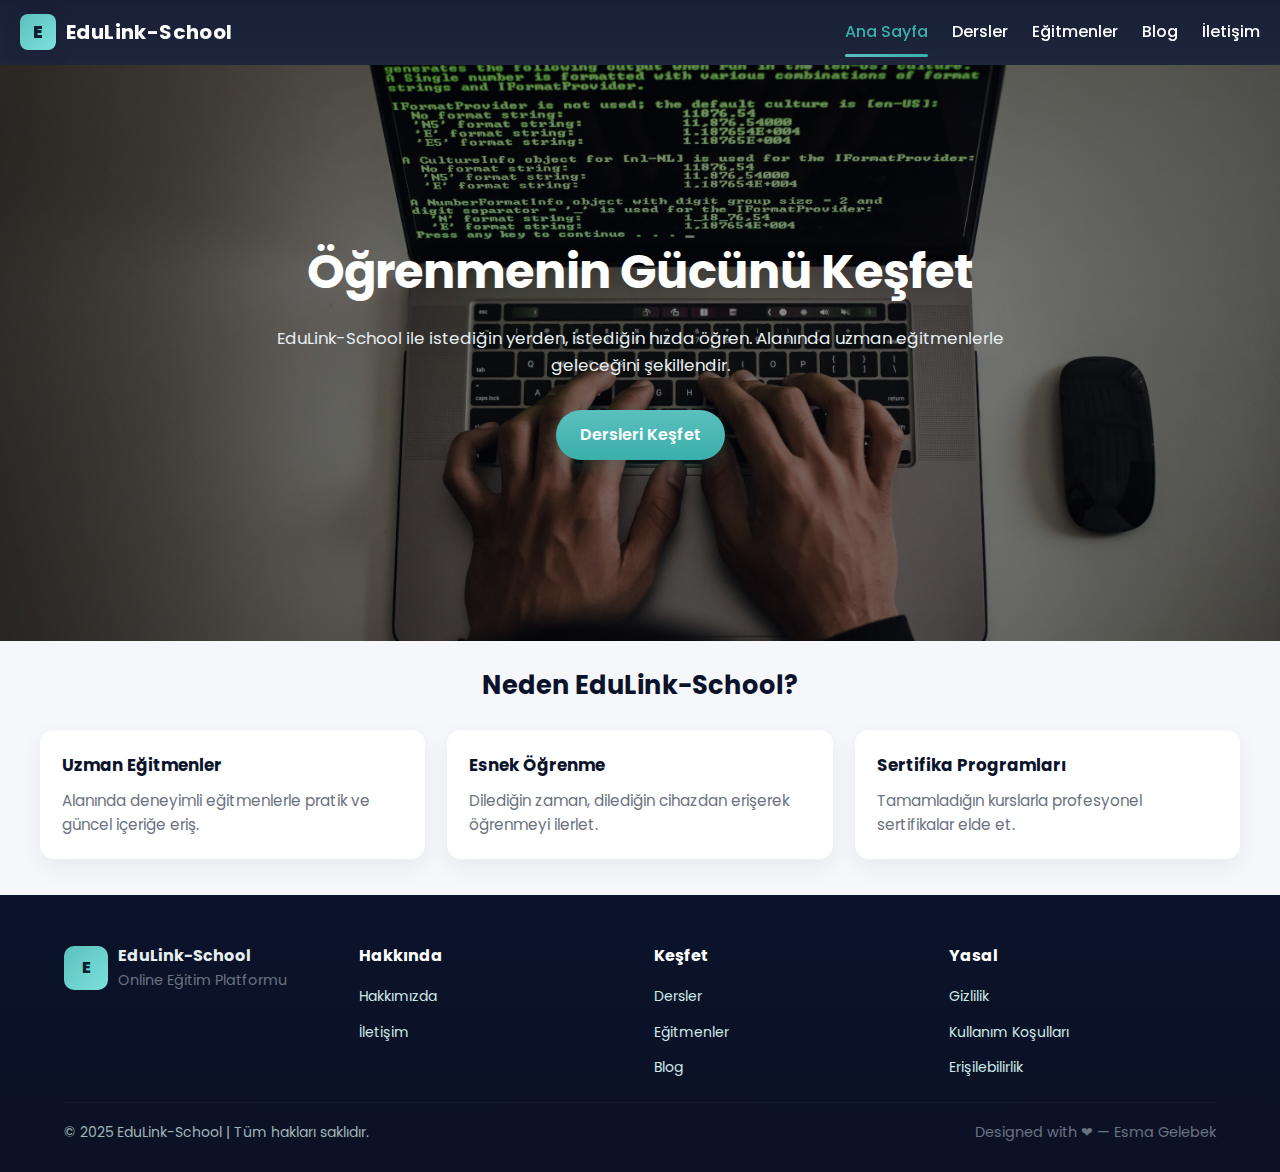
<file: index.html>
<!DOCTYPE html>
<html lang="tr">
<head>
    <meta charset="utf-8" />
    <meta name="viewport" content="width=device-width,initial-scale=1" />
    <title>EduLink-School | Öğrenmeyi Keşfet</title>

    <link href="https://fonts.googleapis.com/css2?family=Poppins:wght@300;400;500;600;700;800&display=swap" rel="stylesheet">

    <link rel="stylesheet" href="css/main.css">
    <link rel="stylesheet" href="css/index.css">
</head>
<body>
    <header>
        <div class="navbar">
            <div class="logo">
                <span class="brand-mark">E</span>
                <span>EduLink-School</span>
            </div>

            <input type="checkbox" id="nav-toggle">
            <label for="nav-toggle" class="nav-toggle-label" aria-label="Menüyü aç">
                <span class="bar"></span>
            </label>

            <nav>
                <ul class="nav-links">
                    <li><a href="index.html" class="active">Ana Sayfa</a></li>
                    <li><a href="courses.html">Dersler</a></li>
                    <li><a href="instructors.html">Eğitmenler</a></li>
                    <li><a href="blog.html">Blog</a></li>
                    <li><a href="contact.html">İletişim</a></li>
                    </ul>
            </nav>
        </div>
    </header>

    <main>
        <section class="hero">
            <div class="hero-content container">
                <h2>Öğrenmenin Gücünü Keşfet</h2>
                <p class="lead">EduLink-School ile istediğin yerden, istediğin hızda öğren. Alanında uzman eğitmenlerle geleceğini şekillendir.</p>
                <a class="btn" href="courses.html">Dersleri Keşfet</a>
            </div>
        </section>

        <section class="features container">
            <h2>Neden EduLink-School?</h2>
            <div class="feature-grid">
                <div class="feature-card card">
                    <h3>Uzman Eğitmenler</h3>
                    <p>Alanında deneyimli eğitmenlerle pratik ve güncel içeriğe eriş.</p>
                </div>
                <div class="feature-card card">
                    <h3>Esnek Öğrenme</h3>
                    <p>Dilediğin zaman, dilediğin cihazdan erişerek öğrenmeyi ilerlet.</p>
                </div>
                <div class="feature-card card">
                    <h3>Sertifika Programları</h3>
                    <p>Tamamladığın kurslarla profesyonel sertifikalar elde et.</p>
                </div>
            </div>
        </section>
    </main>

    <footer class="site-footer" role="contentinfo">
        <div class="footer-inner">
            <div class="footer-brand">
                <div style="display:flex;align-items:center;">
                    <span class="brand-mark">E</span>
                    <div>
                        <strong>EduLink-School</strong>
                        <div class="small">Online Eğitim Platformu</div>
                    </div>
                </div>
            </div>

            <div class="footer-col">
                <h4>Hakkında</h4>
                <ul>
                    <li><a href="index.html">Hakkımızda</a></li>
                    
                    <li><a href="contact.html">İletişim</a></li>
                </ul>
            </div>

            <div class="footer-col">
                <h4>Keşfet</h4>
                <ul>
                    <li><a href="courses.html">Dersler</a></li>
                    <li><a href="instructors.html">Eğitmenler</a></li>
                    <li><a href="blog.html">Blog</a></li>
                </ul>
            </div>

            <div class="footer-col">
                <h4>Yasal</h4>
                <ul>
                    <li><a href="#">Gizlilik</a></li>
                    <li><a href="#">Kullanım Koşulları</a></li>
                    <li><a href="#">Erişilebilirlik</a></li>
                </ul>
            </div>
        </div>

        <div class="footer-bottom">
            <div>© 2025 EduLink-School | Tüm hakları saklıdır.</div>
            <div class="small">Designed with ❤ — Esma Gelebek</div>
        </div>
    </footer>
</body>
</html>
</file>
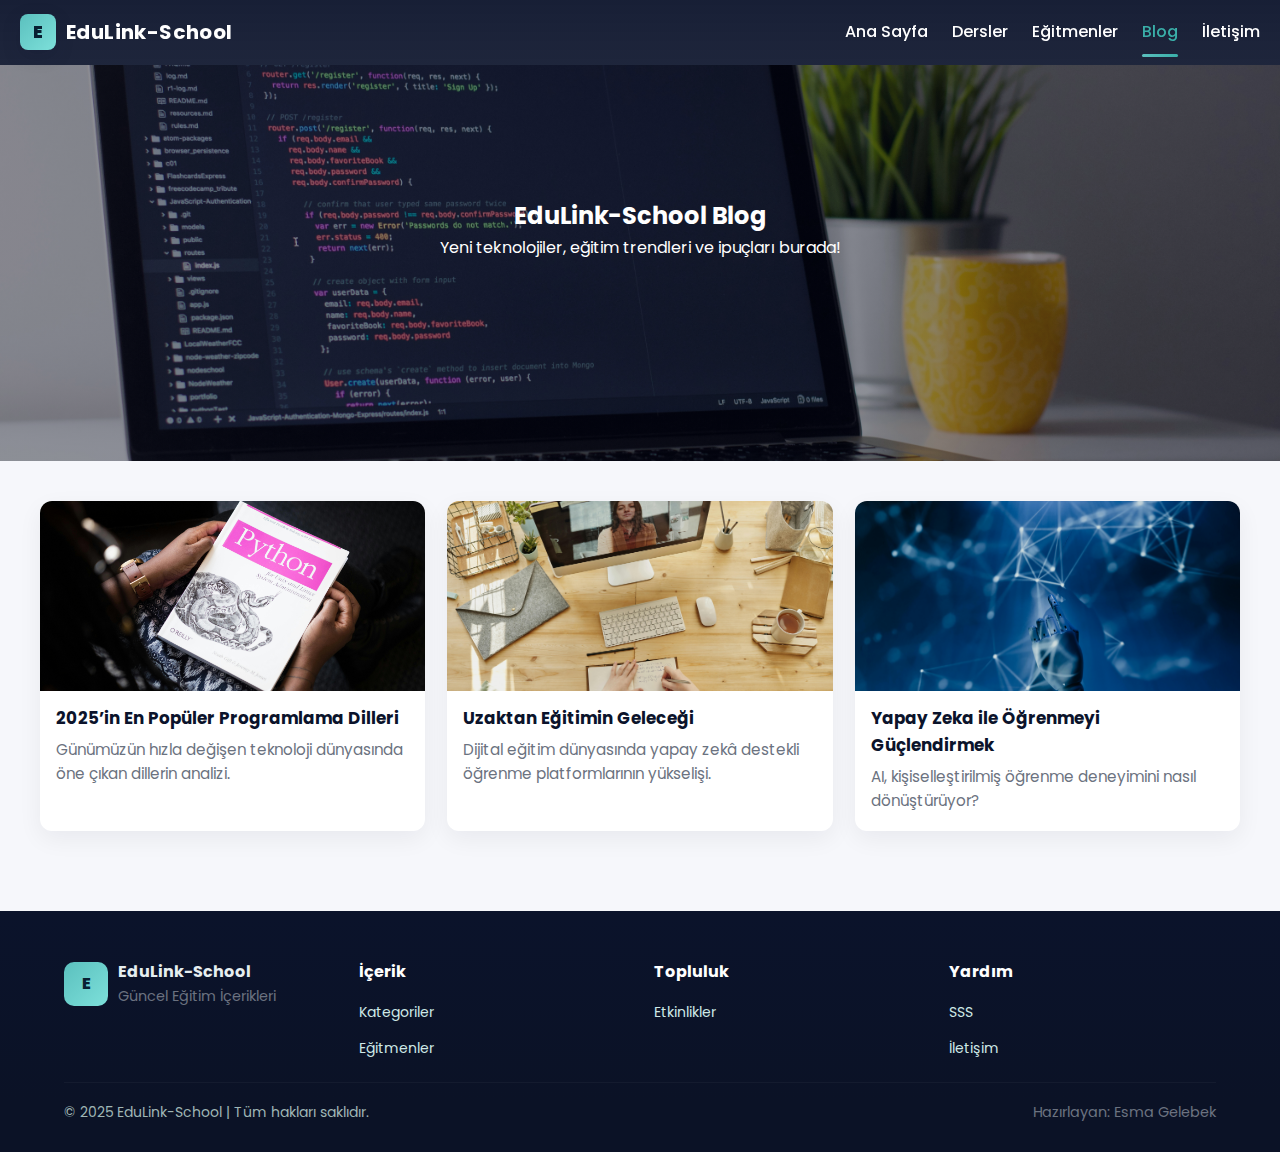
<file: blog.html>
<!DOCTYPE html>
<html lang="tr">
<head>
    <meta charset="utf-8" />
    <meta name="viewport" content="width=device-width,initial-scale=1" />
    <title>EduLink-School | Blog</title>
    <link href="https://fonts.googleapis.com/css2?family=Poppins:wght@300;400;500;600;700;800&display=swap" rel="stylesheet">
    <link rel="stylesheet" href="css/main.css">
    <link rel="stylesheet" href="css/blog.css">
</head>
<body>
    <header>
        <div class="navbar">
            <div class="logo"><span class="brand-mark">E</span><span>EduLink-School</span></div>
            <input type="checkbox" id="nav-toggle">
            <label for="nav-toggle" class="nav-toggle-label" aria-label="Menüyü aç">
                <span class="bar"></span>
            </label>
            <nav>
                <ul class="nav-links">
                    <li><a href="index.html">Ana Sayfa</a></li>
                    <li><a href="courses.html">Dersler</a></li>
                    <li><a href="instructors.html">Eğitmenler</a></li>
                    <li><a href="blog.html" class="active">Blog</a></li>
                    <li><a href="contact.html">İletişim</a></li>
                </ul>
            </nav>
        </div>
    </header>
    <main>
        <section class="blog-hero">
            <div class="hero-text container">
                <h2>EduLink-School Blog</h2>
                <p>Yeni teknolojiler, eğitim trendleri ve ipuçları burada!</p>
            </div>
        </section>
        <section class="blog container" id="blog-section"> <div class="blog-grid">                
                <a href="#post-1" class="blog-link">
                    <article class="blog-card card">
                        <img src="images/blog1.jpeg" alt="Programlama Dilleri 2025">
                        <h3>2025’in En Popüler Programlama Dilleri</h3>
                        <p>Günümüzün hızla değişen teknoloji dünyasında öne çıkan dillerin analizi.</p>
                    </article>
                </a>                
                <a href="#post-2" class="blog-link">
                    <article class="blog-card card">
                        <img src="images/blog2.jpeg" alt="Uzaktan Eğitim">
                        <h3>Uzaktan Eğitimin Geleceği</h3>
                        <p>Dijital eğitim dünyasında yapay zekâ destekli öğrenme platformlarının yükselişi.</p>
                    </article>
                </a>
                <a href="#post-3" class="blog-link">
                    <article class="blog-card card">
                        <img src="images/blog3.jpeg" alt="AI ile Öğrenme">
                        <h3>Yapay Zeka ile Öğrenmeyi Güçlendirmek</h3>
                        <p>AI, kişiselleştirilmiş öğrenme deneyimini nasıl dönüştürüyor?</p>
                    </article>
                </a>
            </div>
        </section>
    </main>    
    <div class="blog-details">
        <div id="post-1" class="blog-detail">
            <div class="detail-content card">
                <a href="#blog-section" class="close-btn" aria-label="Kapat">X</a> 
                <h4>2025’in En Popüler Programlama Dilleri</h4>
                <p>
                    **Detaylı Bilgi:** Veri bilimi, yapay zeka ve web3 teknolojilerinin yükselişiyle birlikte Python ve JavaScript gibi diller popülaritesini koruyor. Rust ve Go gibi performans odaklı diller ise sistem programlamada öne çıkmaya devam ediyor. Bu makale, 2025'te hangi dili öğrenmenin kariyeriniz için en iyi yatırım olacağını detaylıca inceliyor.
                </p>
            </div>
        </div>
        <div id="post-2" class="blog-detail">
            <div class="detail-content card">
                <a href="#blog-section" class="close-btn" aria-label="Kapat">X</a>
                <h4>Uzaktan Eğitimin Geleceği</h4>
                <p>
                    **Detaylı Bilgi:** Geleneksel sınıf eğitimleri yerini esnek, zaman ve mekandan bağımsız online öğrenmeye bırakıyor. Sanal gerçeklik (VR) ve yapay zeka (AI) tabanlı adaptif test sistemleri, uzaktan eğitimin kalitesini ve kişiselleştirilebilirliğini artırıyor. Bu değişim, eğitimi herkes için daha erişilebilir kılıyor.
                </p>
            </div>
        </div>        
        <div id="post-3" class="blog-detail">
            <div class="detail-content card">
                <a href="#blog-section" class="close-btn" aria-label="Kapat">X</a>
                <h4>Yapay Zeka ile Öğrenmeyi Güçlendirmek</h4>
                <p>
                    **Detaylı Bilgi:** Yapay zeka, öğrenci performansını analiz ederek bireysel öğrenme hızlarına ve ihtiyaçlarına göre içerik önerileri sunuyor. Bu, öğrenme sürecini optimize ediyor ve öğrencilerin zorlandıkları alanlarda anında destek almasını sağlıyor. AI, eğitimin geleceğindeki en büyük destekleyici teknolojilerden biri.
                </p>
            </div>
        </div>
    </div>
    <footer class="site-footer" role="contentinfo">
        <div class="footer-inner">
            <div class="footer-brand">
                <div style="display:flex;align-items:center;">
                    <span class="brand-mark">E</span>
                    <div>
                        <strong>EduLink-School</strong>
                        <div class="small">Güncel Eğitim İçerikleri</div>
                    </div>
                </div>
            </div>
            <div class="footer-col">
                <h4>İçerik</h4>
                <ul>
                    <li><a href="courses.html">Kategoriler</a></li>
                    <li><a href="instructors.html">Eğitmenler</a></li>
                </ul>
            </div>
            <div class="footer-col">
                <h4>Topluluk</h4>
                <ul>                    
                    <li><a href="blog.html">Etkinlikler</a></li>
                </ul>
            </div>
            <div class="footer-col">
                <h4>Yardım</h4>
                <ul>
                    <li><a href="#">SSS</a></li>
                    <li><a href="contact.html">İletişim</a></li>
                </ul>
            </div>
        </div>
        <div class="footer-bottom">
            <div>© 2025 EduLink-School | Tüm hakları saklıdır.</div>
            <div class="small">Hazırlayan: Esma Gelebek</div>
        </div>
    </footer>
</body>
</html>
</file>
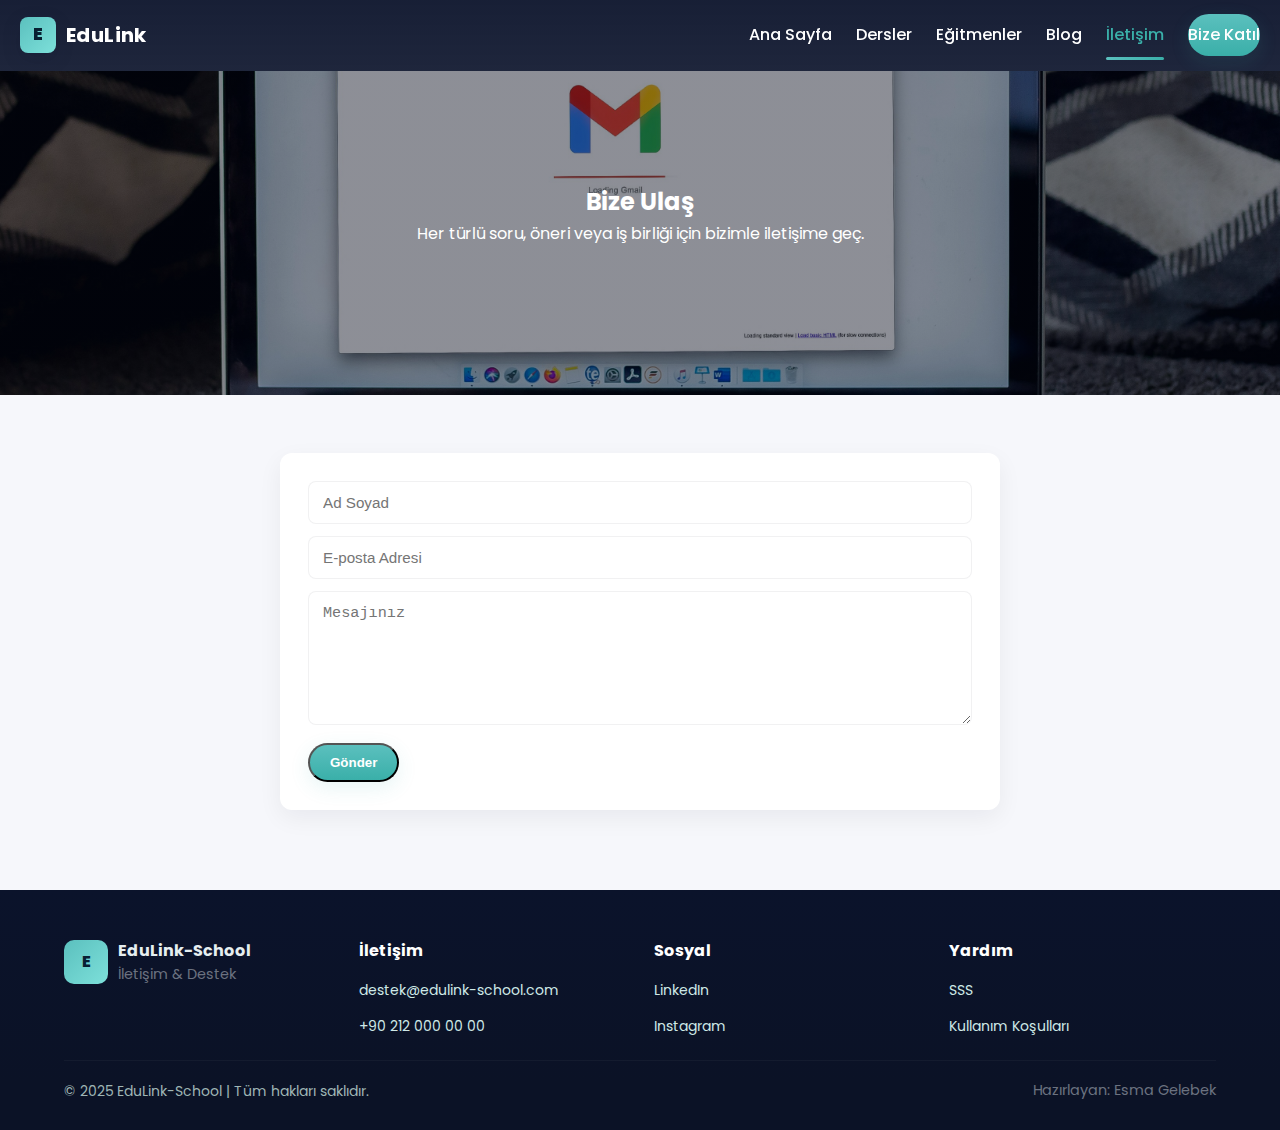
<file: contact.html>
<!DOCTYPE html>
<html lang="tr">
<head>
    <meta charset="utf-8" />
    <meta name="viewport" content="width=device-width,initial-scale=1" />
    <title>EduLink-School | İletişim</title>

    <link href="https://fonts.googleapis.com/css2?family=Poppins:wght@300;400;500;600;700;800&display=swap" rel="stylesheet">
    <link rel="stylesheet" href="css/main.css">
    <link rel="stylesheet" href="css/contact.css">
</head>
<body>
    <header>
        <div class="navbar">
            <div class="logo"><span class="brand-mark">E</span><span>EduLink</span></div>
            <input type="checkbox" id="nav-toggle">
            <label for="nav-toggle" class="nav-toggle-label" aria-label="Menüyü aç">
                <span class="bar"></span>
            </label>
            <nav>
                <ul class="nav-links">
                    <li><a href="index.html">Ana Sayfa</a></li>
                    <li><a href="courses.html">Dersler</a></li>
                    <li><a href="instructors.html">Eğitmenler</a></li>
                    <li><a href="blog.html">Blog</a></li>
                    <li><a href="contact.html" class="active">İletişim</a></li>
                    <li><a href="https://www.instagram.com/softwarengineerhub?utm_source=qr&igsh=YnNydDcwMWJlYndj" class="btn nav-cta">Bize Katıl</a></li>
                </ul>
            </nav>
        </div>
    </header>

    <main>
        <section class="contact-hero">
            <div class="hero-text container">
                <h2>Bize Ulaş</h2>
                <p>Her türlü soru, öneri veya iş birliği için bizimle iletişime geç.</p>
            </div>
        </section>

        <section class="contact container">
            <form class="contact-form" action="#" method="post" novalidate>
                <input type="text" name="name" placeholder="Ad Soyad" required>
                <input type="email" name="email" placeholder="E-posta Adresi" required>
                <textarea name="message" placeholder="Mesajınız" rows="6" required></textarea>
                <button type="submit" class="btn">Gönder</button>
            </form>
        </section>
    </main>

    <footer class="site-footer" role="contentinfo">
        <div class="footer-inner">
            <div class="footer-brand">
                <div style="display:flex;align-items:center;">
                    <span class="brand-mark">E</span>
                    <div>
                        <strong>EduLink-School</strong>
                        <div class="small">İletişim & Destek</div>
                    </div>
                </div>
            </div>

            <div class="footer-col">
                <h4>İletişim</h4>
                <ul>
                    <li><a href="#">destek@edulink-school.com</a></li>
                    <li><a href="#">+90 212 000 00 00</a></li>
                </ul>
            </div>

            <div class="footer-col">
                <h4>Sosyal</h4>
                <ul>
                    <li><a href="https://www.linkedin.com/in/esma-gelebek14/">LinkedIn</a></li>
                    <li><a href="https://www.instagram.com/softwarengineerhub?utm_source=qr&igsh=YnNydDcwMWJlYndj">Instagram</a></li>
                </ul>
            </div>

            <div class="footer-col">
                <h4>Yardım</h4>
                <ul>
                    <li><a href="#">SSS</a></li>
                    <li><a href="#">Kullanım Koşulları</a></li>
                </ul>
            </div>
        </div>

        <div class="footer-bottom">
            <div>© 2025 EduLink-School | Tüm hakları saklıdır.</div>
            <div class="small">Hazırlayan: Esma Gelebek</div>
        </div>
    </footer>
</body>
</html>
</file>
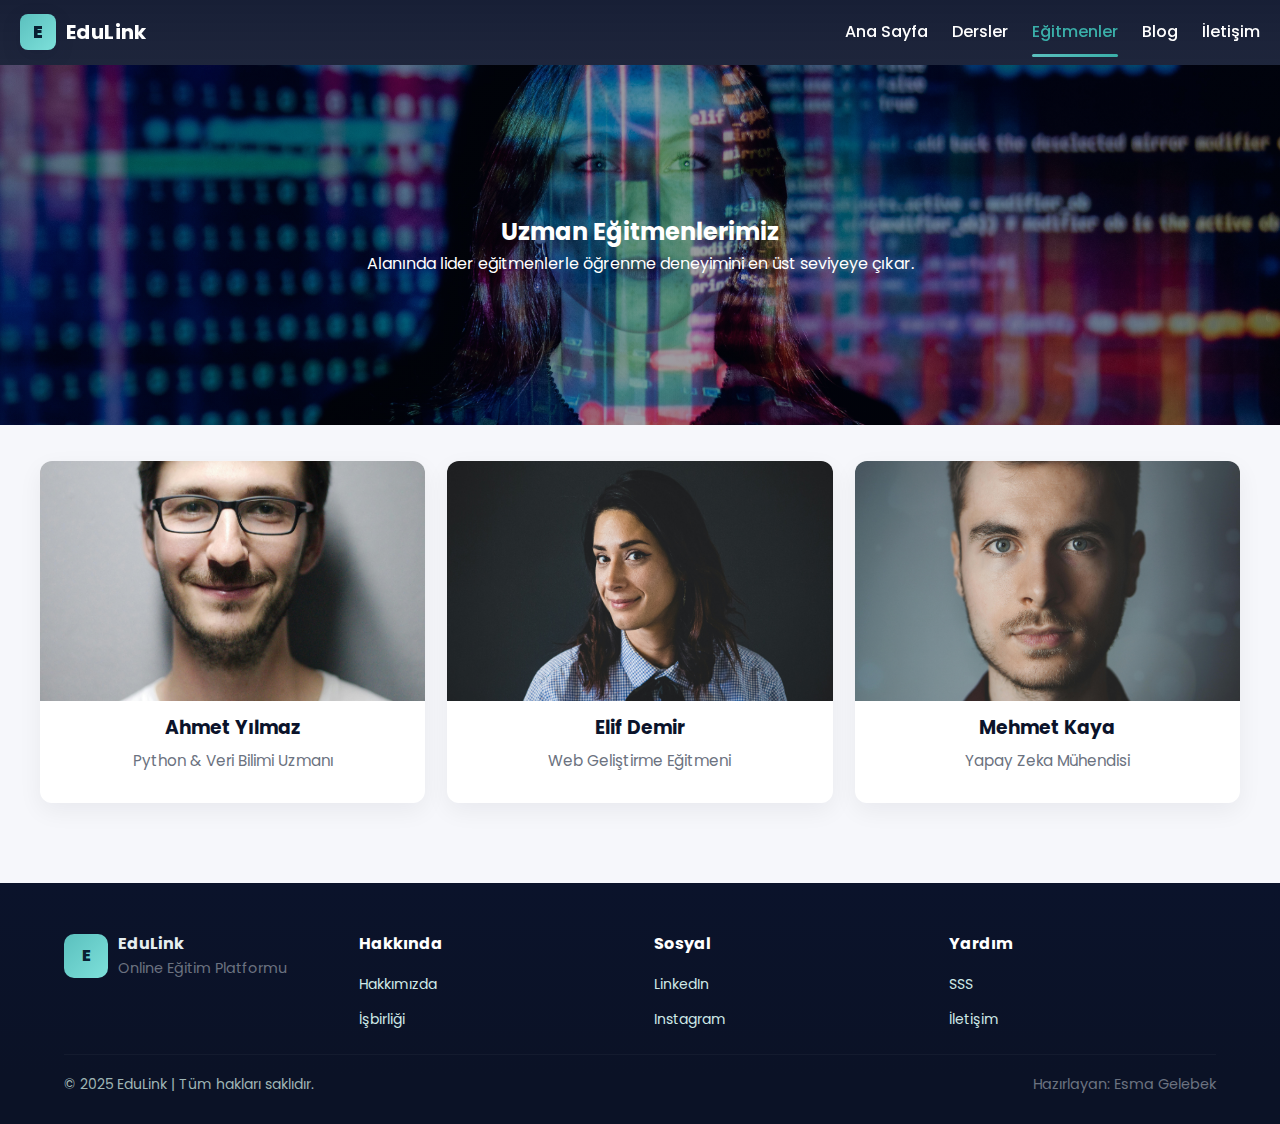
<file: instructors.html>
<!DOCTYPE html>
<html lang="tr">
<head>
    <meta charset="utf-8" />
    <meta name="viewport" content="width=device-width,initial-scale=1" />
    <title>EduLink | Eğitmenler</title>

    <link href="https://fonts.googleapis.com/css2?family=Poppins:wght@300;400;500;600;700;800&display=swap" rel="stylesheet">
    <link rel="stylesheet" href="css/main.css">
    <link rel="stylesheet" href="css/instructors.css">
</head>
<body>
    <header>
        <div class="navbar">
            <div class="logo"><span class="brand-mark">E</span><span>EduLink</span></div>
            <input type="checkbox" id="nav-toggle">
            <label for="nav-toggle" class="nav-toggle-label" aria-label="Menüyü aç">
                <span class="bar"></span>
            </label>
            <nav>
                <ul class="nav-links">
                    <li><a href="index.html">Ana Sayfa</a></li>
                    <li><a href="courses.html">Dersler</a></li>
                    <li><a href="instructors.html" class="active">Eğitmenler</a></li>
                    <li><a href="blog.html">Blog</a></li>
                    <li><a href="contact.html">İletişim</a></li>
                    
                </ul>
            </nav>
        </div>
    </header>

    <main>
        <section class="instructors-hero">
            <div class="hero-text container">
                <h2>Uzman Eğitmenlerimiz</h2>
                <p>Alanında lider eğitmenlerle öğrenme deneyimini en üst seviyeye çıkar.</p>
            </div>
        </section>

        <section class="instructors container" id="instructors-section">
            <div class="instructor-grid">
                <a href="#ahmet-detail" class="instructor-link">
                    <div class="instructor-card card">
                        <img src="images/egitmen1.jpeg" alt="Ahmet Yılmaz">
                        <h3>Ahmet Yılmaz</h3>
                        <p>Python & Veri Bilimi Uzmanı</p>
                    </div>
                </a>

                <a href="#elif-detail" class="instructor-link">
                    <div class="instructor-card card">
                        <img src="images/elif.jpg" alt="Elif Demir">
                        <h3>Elif Demir</h3>
                        <p>Web Geliştirme Eğitmeni</p>
                    </div>
                </a>

                <a href="#mehmet-detail" class="instructor-link">
                    <div class="instructor-card card">
                        <img src="images/egitmen3.jpeg" alt="Mehmet Kaya">
                        <h3>Mehmet Kaya</h3>
                        <p>Yapay Zeka Mühendisi</p>
                    </div>
                </a>
            </div>
        </section>
    </main>

    <div class="instructor-details-container">
        <div id="ahmet-detail" class="detail-modal">
            <div class="detail-content card">
                <a href="#instructors-section" class="close-btn" aria-label="Kapat">X</a>
                <img src="images/egitmen1.jpeg" alt="Ahmet Yılmaz" class="detail-img">
                <h4>Ahmet Yılmaz <small>(Python & Veri Bilimi)</small></h4>
                <p>
                    Ahmet Yılmaz, 10 yılı aşkın tecrübesiyle Python programlama ve büyük veri analizi alanlarında uzmandır. Alanındaki en popüler kursları sunmaktadır.
                </p>
                <a href="courses.html" class="btn">Derslerini Görüntüle</a>
            </div>
        </div>

        <div id="elif-detail" class="detail-modal">
            <div class="detail-content card">
                <a href="#instructors-section" class="close-btn" aria-label="Kapat">X</a>
                <img src="images/elif.jpg" alt="Elif Demir" class="detail-img">
                <h4>Elif Demir <small>(Web Geliştirme)</small></h4>
                <p>
                    Elif Demir, Full-Stack Web Geliştirici olarak sektörde 8 yıllık deneyime sahiptir. HTML5, CSS3, JavaScript ve React konularında uzmandır.
                </p>
                <a href="courses.html" class="btn">Derslerini Görüntüle</a>
            </div>
        </div>

        <div id="mehmet-detail" class="detail-modal">
            <div class="detail-content card">
                <a href="#instructors-section" class="close-btn" aria-label="Kapat">X</a>
                <img src="images/egitmen3.jpeg" alt="Mehmet Kaya" class="detail-img">
                <h4>Mehmet Kaya <small>(Yapay Zeka Mühendisi)</small></h4>
                <p>
                    Mehmet Kaya, Yapay Zeka Mühendisliği alanında yüksek lisans derecesine sahiptir. Derin öğrenme ve doğal dil işleme (NLP) üzerine odaklanmaktadır.
                </p>
                <a href="courses.html" class="btn">Derslerini Görüntüle</a>
            </div>
        </div>
    </div>
    
    <footer class="site-footer" role="contentinfo">
        <div class="footer-inner">
            <div class="footer-brand">
                <div style="display:flex;align-items:center;">
                    <span class="brand-mark">E</span>
                    <div>
                        <strong>EduLink</strong>
                        <div class="small">Online Eğitim Platformu</div>
                    </div>
                </div>
            </div>

            <div class="footer-col">
                <h4>Hakkında</h4>
                <ul>
                    <li><a href="index.html">Hakkımızda</a></li>
                    <li><a href="instructors.html">İşbirliği</a></li>
                </ul>
            </div>

            <div class="footer-col">
                <h4>Sosyal</h4>
                <ul>
                    <li><a href="https://www.linkedin.com/in/esma-gelebek14/">LinkedIn</a></li>
                    <li><a href="https://www.instagram.com/softwarengineerhub?utm_source=qr&igsh=YnNydDcwMWJlYndj">Instagram</a></li>
                </ul>
            </div>

            <div class="footer-col">
                <h4>Yardım</h4>
                <ul>
                    <li><a href="#">SSS</a></li>
                    <li><a href="contact.html">İletişim</a></li>
                </ul>
            </div>
        </div>

        <div class="footer-bottom">
            <div>© 2025 EduLink | Tüm hakları saklıdır.</div>
            <div class="small">Hazırlayan: Esma Gelebek</div>
        </div>
    </footer>
</body>
</html>
</file>
<file: css/main.css>
/* main.css - genel stiller, navbar, footer, ortak kart/btn stilleri */

/* Google Font Poppins (kaynak: HTML dosyalarında link ile eklenir) */
:root{
--bg: #f6f7fb;
--card: #ffffff;
--text: #1f2937;
--muted: #6b7280;
--primary: #0b132b; /* koyu lacivert */
--accent: #5bc0be;   /* aqua */
--accent-2: #3aafa9;
--glass: rgba(11,19,43,0.85);
--shadow: 0 8px 24px rgba(16,24,40,0.06);
--radius: 12px;
}

/* Reset + tipografi */
* { box-sizing: border-box; margin:0; padding:0; }
html,body { height:100%; }
body{
font-family: "Poppins", sans-serif;
background: var(--bg);
color: var(--text);
-webkit-font-smoothing:antialiased;
-moz-osx-font-smoothing:grayscale;
line-height:1.6;
display:flex;
flex-direction:column;
min-height:100vh;
}

/* CONTAINER */
/* CONTAINER'ın genişliğini koruduk ancak padding'i dinamik hale getirdik */
.container {
width:100%; /* Tüm alanı kaplasın */
max-width:1200px; /* İçerik maksimum genişliğini korusun */
margin:0 auto; /* Sayfayı ortalasın */
padding: 40px 20px; /* Kenarlardan boşluk bıraksın */
}

/* UTILS */
.small { font-size:0.9rem; color:var(--muted); }
.center { text-align:center; }

/* BUTTON */
.btn {
display:inline-block;
background: linear-gradient(180deg, var(--accent), var(--accent-2));
color:#fff;
padding:10px 20px;
border-radius:999px;
text-decoration:none;
font-weight:600;
box-shadow: 0 6px 20px rgba(58,175,169,0.12);
transition: transform .22s ease, box-shadow .22s ease;
}
.btn:hover,
.btn:focus { transform: translateY(-3px); box-shadow: 0 10px 30px rgba(58,175,169,0.16); outline:none; }

/* CARD */
.card {
background:var(--card);
border-radius: var(--radius);
box-shadow: var(--shadow);
overflow:hidden;
transition: transform .28s ease, box-shadow .28s ease;
}
.card:hover { transform: translateY(-6px); box-shadow: 0 14px 40px rgba(16,24,40,0.08); }

/* NAVBAR (sticky + glass effect) */
/* checkbox hack for mobile menu */
header {
position: sticky;
top:0;
z-index:1000;
backdrop-filter: blur(6px);
background: linear-gradient(180deg, rgba(11,19,43,0.95), rgba(11,19,43,0.92));
color:#fff;
border-bottom: 1px solid rgba(255,255,255,0.03);
}

/* nav inner container */
.navbar {
width: 100%; /* Sayfanın tamamını kaplar */
margin: 0; /* Kenar boşluklarını sıfırlar */
display: flex;
align-items: center;
justify-content: space-between;

/* İçeriğin kenarlara yapışmasını engellemek için padding eklendi */
padding: 14px 20px; 
}

/* Navigasyon bloğunu sağa itmek için kural korundu */
.navbar nav {
    margin-left: auto;
}

/* logo */
.logo {
font-size:1.25rem;
font-weight:700;
letter-spacing:0.4px;
display:flex;
align-items:center;
gap:10px;
}
.logo .brand-mark {
width:36px; height:36px; border-radius:8px;
background: linear-gradient(135deg,var(--accent), #7de0da);
display:inline-flex; align-items:center; justify-content:center;
color:#082032; font-weight:800; font-size:18px;
box-shadow: 0 6px 18px rgba(11,19,43,0.18);
}

/* NAV LINKS */
.nav-links{
list-style:none;
display:flex;
gap:24px;
align-items:center;
/* margin-left: auto kaldırıldı, artık parent 'nav' elementi itiyor */
}
.nav-links a{
color:#fff;
text-decoration:none;
font-weight:500;
position:relative;
padding:8px 0;
transition: color .18s ease;
}
.nav-links a::after{
content:"";
position:absolute;
left:0; bottom:-6px;
width:0; height:3px;
background: linear-gradient(90deg,var(--accent),var(--accent-2));
border-radius:3px;
transition: width .22s ease;
}
.nav-links a:hover, .nav-links a:focus, .nav-links .active { color:var(--accent-2); }
.nav-links a:hover::after, .nav-links .active::after { width:100%; }

/* mobile menu - checkbox hack */
#nav-toggle { display:none; }
.nav-toggle-label{
display:none;
width:44px; height:44px; border-radius:8px;
align-items:center; justify-content:center;
cursor:pointer; background:transparent; border:none;
}
.nav-toggle-label .bar{
width:22px; height:2px; background:#fff; display:block; position:relative;
}
.nav-toggle-label .bar::before,
.nav-toggle-label .bar::after{
content:""; position:absolute; left:0; width:22px; height:2px; background:#fff;
}
.nav-toggle-label .bar::before{ top:-7px; }
.nav-toggle-label .bar::after{ top:7px; }

/* FOOTER - profesyonel, ortalanmış çok sütunlu */
.site-footer{
background: linear-gradient(180deg, #0b132b, #0b1226 80%);
color:#e6eef0;
padding:48px 0 28px;
margin-top:auto;
}
.site-footer .footer-inner {
width:90%;
max-width:1200px;
margin:0 auto;
display:grid;
grid-template-columns: repeat(4, 1fr);
gap:28px;
align-items:start;
}
.footer-brand {
grid-column: 1 / span 1;
}
.footer-brand .brand-mark { width:44px; height:44px; border-radius:10px; display:inline-flex; align-items:center; justify-content:center; font-weight:800; color:#082032; background:linear-gradient(135deg,var(--accent),#7de0da); margin-right:10px; }
.footer-col h4 { color:#fff; margin-bottom:14px; font-size:16px; }
.footer-col ul { list-style:none; padding:0; margin:0; display:flex; flex-direction:column; gap:10px; }
.footer-col a { color: #cfe9e7; text-decoration:none; font-size:14px; transition: color .18s; }
.footer-col a:hover { color: #fff; transform: translateX(4px); }

/* footer bottom row */
.footer-bottom {
border-top: 1px solid rgba(255,255,255,0.04);
margin-top:22px;
padding-top:18px;
width:90%;
max-width:1200px;
margin-left:auto;
margin-right:auto;
display:flex;
justify-content:space-between;
align-items:center;
gap:16px;
color:#9fb6b5;
font-size:14px;
}

/* responsive layouts */
@media (max-width:1000px){
.site-footer .footer-inner { grid-template-columns: repeat(2, 1fr); }
}
@media (max-width:700px){
/* navbar'a padding eklediğimiz için mobile'ı da güncelledik */
.navbar { width:100%; padding:14px 20px; } 
.nav-links { 
display:none; 
position:absolute; 
left:0; 
right:0; 
top:64px; 
background:var(--primary); 
flex-direction:column; 
gap:0; 
padding:12px; 
border-radius:10px; 
margin:0 12px; 
box-shadow: 0 12px 36px rgba(2,6,23,0.5); 
}
.nav-links li { border-bottom: 1px solid rgba(255,255,255,0.03); }
.nav-links li:last-child { border-bottom: none; }
.nav-links a { padding:12px 16px; display:block; }
.nav-toggle-label{ display:flex; }
#nav-toggle:checked + .nav-toggle-label + nav .nav-links { display:flex; }

.site-footer .footer-inner { grid-template-columns: 1fr; gap:20px; }
.footer-bottom { flex-direction:column; align-items:flex-start; gap:10px; }
}

/* focus (erişilebilirlik) */
a:focus, button:focus, input:focus, textarea:focus {
outline: 3px solid rgba(91,192,190,0.15);
outline-offset:3px;
border-radius:8px;
}

/* small helpers for headings */
.page-title { font-size:2.2rem; color:#fff; font-weight:700; margin-bottom:10px; }
.lead { color:#e6eef0; font-size:1rem; max-width:760px; margin:auto; }
</file>
<file: css/index.css>
.hero {
   background: linear-gradient(rgba(3,6,16,0.45), rgba(3,6,16,0.45)),
   url("../images/dene.jpg") center/cover no-repeat;
   color: #fff;
   text-align: center;
   padding: 100px 20px;
   display:flex;
   align-items:center;
   justify-content:center;
   min-height:64vh;
}
.hero-content { max-width:900px; }
.hero-content h2 {
   font-size:clamp(2rem, 4vw, 3rem);
   margin-bottom:14px;
   letter-spacing: -0.02em;
}
.hero-content p {
   font-size:1.05rem;
   color: #e6eef0;
   margin-bottom:20px;
}
/* Features */
.features { text-align:center; padding:40px 0 80px; }
.features h2 { color: var(--primary); font-size:1.6rem; margin-bottom:24px; }
.feature-grid {
   display:grid;
   grid-template-columns: repeat(auto-fit, minmax(240px,1fr));
   gap:22px;
}
.feature-card {
    padding:22px;
    border-radius:14px;
    text-align:left;
    display:flex;
    flex-direction:column;
    gap:10px;
}
.feature-card h3 { color:var(--primary); font-size:1.05rem; }
.feature-card p { color:var(--muted); font-size:0.95rem; }
/* CTA in hero */
.hero .btn { margin-top:12px; font-size:1rem; padding:12px 24px; }
/* spacing for home */
.container { padding-top:24px; padding-bottom:36px; }
</file>
<file: css/blog.css>
.blog-hero {
    background: linear-gradient(rgba(2,6,23,0.45), rgba(2,6,23,0.45)),
                url("../images/blogarkaplan.jpg") center/cover no-repeat;
    color:#fff; text-align:center; padding:92px 20px; min-height:44vh;
}
.blog { padding:40px 0 80px; }
.blog-grid { 
    display:grid; 
    grid-template-columns: repeat(auto-fit, minmax(280px,1fr)); 
    gap:22px; 
}
/* Blog Kartı Linki */
.blog-link { text-decoration: none; color: inherit;}
.blog-card { 
    border-radius:12px; 
    overflow:hidden; 
    background:var(--card); 
    box-shadow:var(--shadow); 
    transition: transform .28s ease;
    height: 100%; 
}
.blog-card img { width:100%; height:190px; object-fit:cover; display:block; }
.blog-card h3 { margin:14px 16px 6px; color:var(--primary); font-size:1.05rem; }
.blog-card p { margin:0 16px 18px; color:var(--muted); font-size:0.95rem; }
.blog-card:hover { 
    transform: translateY(-3px); 
    box-shadow: 0 14px 40px rgba(16,24,40,0.08); 
    cursor: pointer; 
}
/* BLOG DETAY MODAL (CSS :target hack) */
.blog-details { /* Ana kapsayıcı gizli kalabilir */ position: absolute; width: 0; height: 0; overflow: hidden;}
/* Tekil Detay Modal Stili (Varsayılan olarak gizli) */
.blog-detail { 
    opacity: 0; 
    visibility: hidden; 
    /* Pop-up'ı sabitle */ 
    position: fixed; 
    top: 0; 
    left: 0; 
    width: 100%; 
    height: 100%; 
    background: rgba(0, 0, 0, 0.75);
     /* Koyu arka plan */ 
     z-index: 2000; 
     display: flex; 
     justify-content: center; 
     align-items: center; 
     transition: opacity 0.3s ease; 
}
/* :target kuralı: Bağlantıya tıklanınca (ID hedeflendiğinde) detay görünür olsun */
.blog-detail:target { 
     opacity: 1; 
     visibility: visible; 
}
.detail-content { background: var(--card); padding: 30px; width: 90%; max-width: 600px; border-radius: var(--radius); box-shadow: 0 10px 40px rgba(0, 0, 0, 0.2); position: relative; /* close-btn için */ text-align: left; }
.detail-content h4 { 
    color: var(--primary); 
    margin-bottom: 10px; 
}
.detail-content p { 
    color: var(--text); 
    line-height: 1.6; 
}
.close-btn { 
    position: absolute; 
    top: 15px; 
    right: 15px; 
    background: var(--primary); 
    color: #fff; 
    text-decoration: none; 
    font-weight: bold; 
    padding: 5px 10px; 
    border-radius: 50%; 
    z-index: 2002; 
    line-height: 1; 
}
</file>
<file: css/contact.css>
/* contact.css */

.contact-hero {
    background: linear-gradient(rgba(2,6,23,0.45), rgba(2,6,23,0.45)),
                url("../images/contact.jpg") center/cover no-repeat;
    color:#fff; text-align:center;
    padding:72px 20px; min-height:36vh;
}
.contact { padding:40px 0 80px; }

.contact-form {
    background:var(--card);
    padding:28px;
    border-radius:12px;
    box-shadow:var(--shadow);
    max-width:720px;
    margin:18px auto 0;
    display:flex;
    gap:12px;
    flex-direction:column;
}
.contact-form input, .contact-form textarea {
    padding:12px 14px;
    border-radius:8px;
    border:1px solid rgba(16,24,40,0.06);
    font-size:0.95rem;
    resize:vertical;
}
.contact-form button { align-self:flex-start; margin-top:6px; }
</file>
<file: css/instructors.css>
.instructors-hero {
    background: linear-gradient(rgba(2,6,23,0.38), rgba(2,6,23,0.38)),
                url("../images/instructor.jpg") center/cover no-repeat;
    color:#fff; text-align:center;
    padding:64px 20px; min-height:40vh; display:flex; align-items:center; justify-content:center;
}
.instructors { padding:36px 0 80px; }

.instructor-grid { display:grid; grid-template-columns: repeat(auto-fit, minmax(260px,1fr)); gap:22px; }
.instructor-link { text-decoration: none; color: inherit; display: block; }
.instructor-card { text-align:center; overflow:hidden; border-radius:12px; background:var(--card); transition: transform .28s ease, box-shadow .28s ease; box-shadow:var(--shadow); height: 100%; }
.instructor-card:hover { cursor: pointer; transform: translateY(-5px);box-shadow: 0 16px 30px rgba(0,0,0,0.1);}
.instructor-card img { width:100%; height:240px; object-fit:cover; display:block; }
.instructor-card h3 { margin:12px 8px 6px; color:var(--primary); }
.instructor-card p { margin-bottom:14px; color:var(--muted); font-size:0.95rem; padding:0 8px 16px; }
/* EĞİTMEN DETAY MODAL (CSS :target hack) */
.detail-modal {
    opacity: 0;
    visibility: hidden;
    position: fixed;
    top: 0;
    left: 0;
    width: 100%;
    height: 100%;
    background: rgba(0, 0, 0, 0.75);
    z-index: 3000;
    display: flex;
    justify-content: center;
    align-items: center;
    transition: opacity 0.3s ease;
}
/* Tıklanınca görünür yap */
.detail-modal:target { opacity: 1; visibility: visible;}
.detail-content {
    background: var(--card);
    padding: 30px;
    width: 90%;
    max-width: 500px;
    border-radius: var(--radius);
    box-shadow: 0 10px 40px rgba(0, 0, 0, 0.2);
    position: relative;
    text-align: center;
}
.detail-img { width: 120px; height: 120px; border-radius: 50%; object-fit: cover; margin-bottom: 15px; border: 4px solid var(--accent-2);}
.detail-content h4 { color: var(--primary); margin-bottom: 10px;font-size: 1.5rem;}
.detail-content h4 small {display: block;color: var(--muted);font-size: 0.9rem;font-weight: 400;margin-top: 5px;}
.detail-content p {   color: var(--text);  margin-bottom: 20px;  line-height: 1.6;}
.close-btn {position: absolute;top: 15px;right: 15px;background: var(--primary);color: #fff;text-decoration: none;font-weight: bold;padding: 5px 10px;border-radius: 50%;line-height: 1;z-index: 3001;}
</file>
